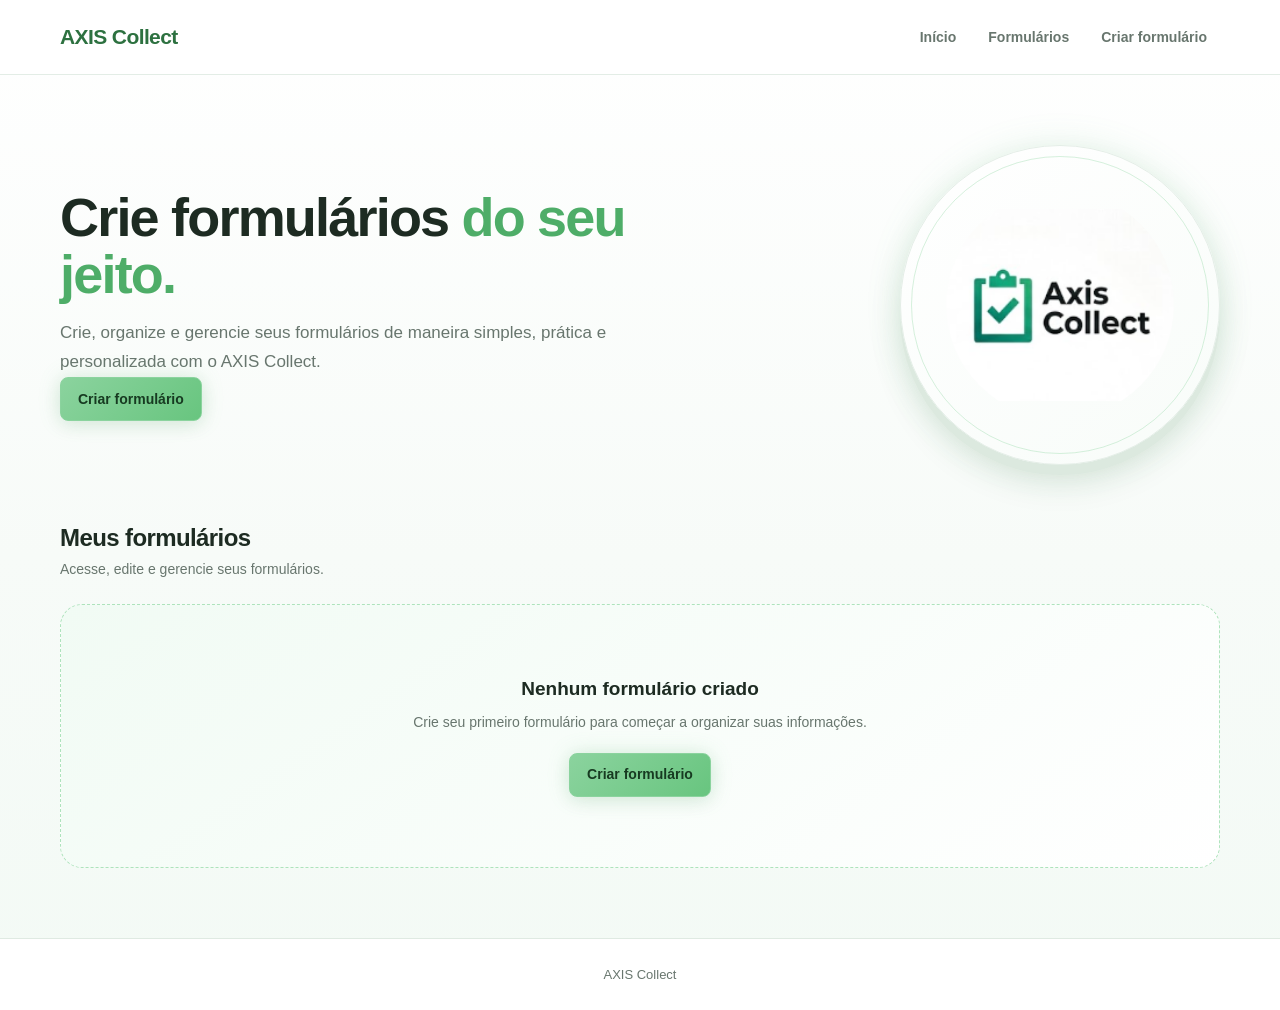
<file: index.html>
<!DOCTYPE html>
<html lang="pt-BR">

<head>

    <meta charset="UTF-8">

    <meta
        name="viewport"
        content="width=device-width, initial-scale=1.0"
    >

    <title>AXIS Collect</title>

    <link
        rel="stylesheet"
        href="style.css"
    >

</head>


<body>


    <!-- ==================================================
         HEADER / NAVEGAÇÃO
         ================================================== -->

    <header>

        <nav>

            <a
                href="index.html"
                class="logo"
            >
                AXIS Collect
            </a>


            <ul class="nav-links">

                <li>
                    <a href="#home">
                        Início
                    </a>
                </li>

                <li>
                    <a href="#forms">
                        Formulários
                    </a>
                </li>

                <li>
                    <a href="create.html">
                        Criar formulário
                    </a>
                </li>

            </ul>

        </nav>

    </header>



    <!-- ==================================================
         HERO
         ================================================== -->

    <section
        class="hero"
        id="home"
    >

        <div class="hero-content">

            <h1>
                Crie formulários
                <span>do seu jeito.</span>
            </h1>


            <p>
                Crie, organize e gerencie seus
                formulários de maneira simples,
                prática e personalizada com o
                AXIS Collect.
            </p>


            <div class="hero-actions">

                <a
                    href="create.html"
                    class="button button-primary"
                >
                    Criar formulário
                </a>

            </div>

        </div>


        <!-- ==================================================
             LOGO
             ================================================== -->

        <div class="hero-logo">

            <!--
                Substitua "logo.png" pelo arquivo
                da logo oficial do AXIS Collect.
            -->

            <img
                src="collectlogo.png"
                alt="Logo do AXIS Collect"
            >

        </div>

    </section>



    <!-- ==================================================
         CONTEÚDO PRINCIPAL
         ================================================== -->

    <main id="forms">


        <!-- ==================================================
             CABEÇALHO DOS FORMULÁRIOS
             ================================================== -->

        <section class="section-header">

            <h2>
                Meus formulários
            </h2>

            <p>
                Acesse, edite e gerencie seus formulários.
            </p>

        </section>



        <!-- ==================================================
             LISTA DE FORMULÁRIOS

             IMPORTANTE:
             O ID "forms-list" é utilizado pelo script.js.
             ================================================== -->

        <section id="forms-list">

            <!--
                O JavaScript preencherá esta área
                automaticamente.
            -->

        </section>


    </main>



    <!-- ==================================================
         FOOTER
         ================================================== -->

    <footer>

        <p>
            AXIS Collect
        </p>

    </footer>



    <!-- ==================================================
         JAVASCRIPT
         ================================================== -->

    <script src="script.js"></script>

</body>

</html>
</file>
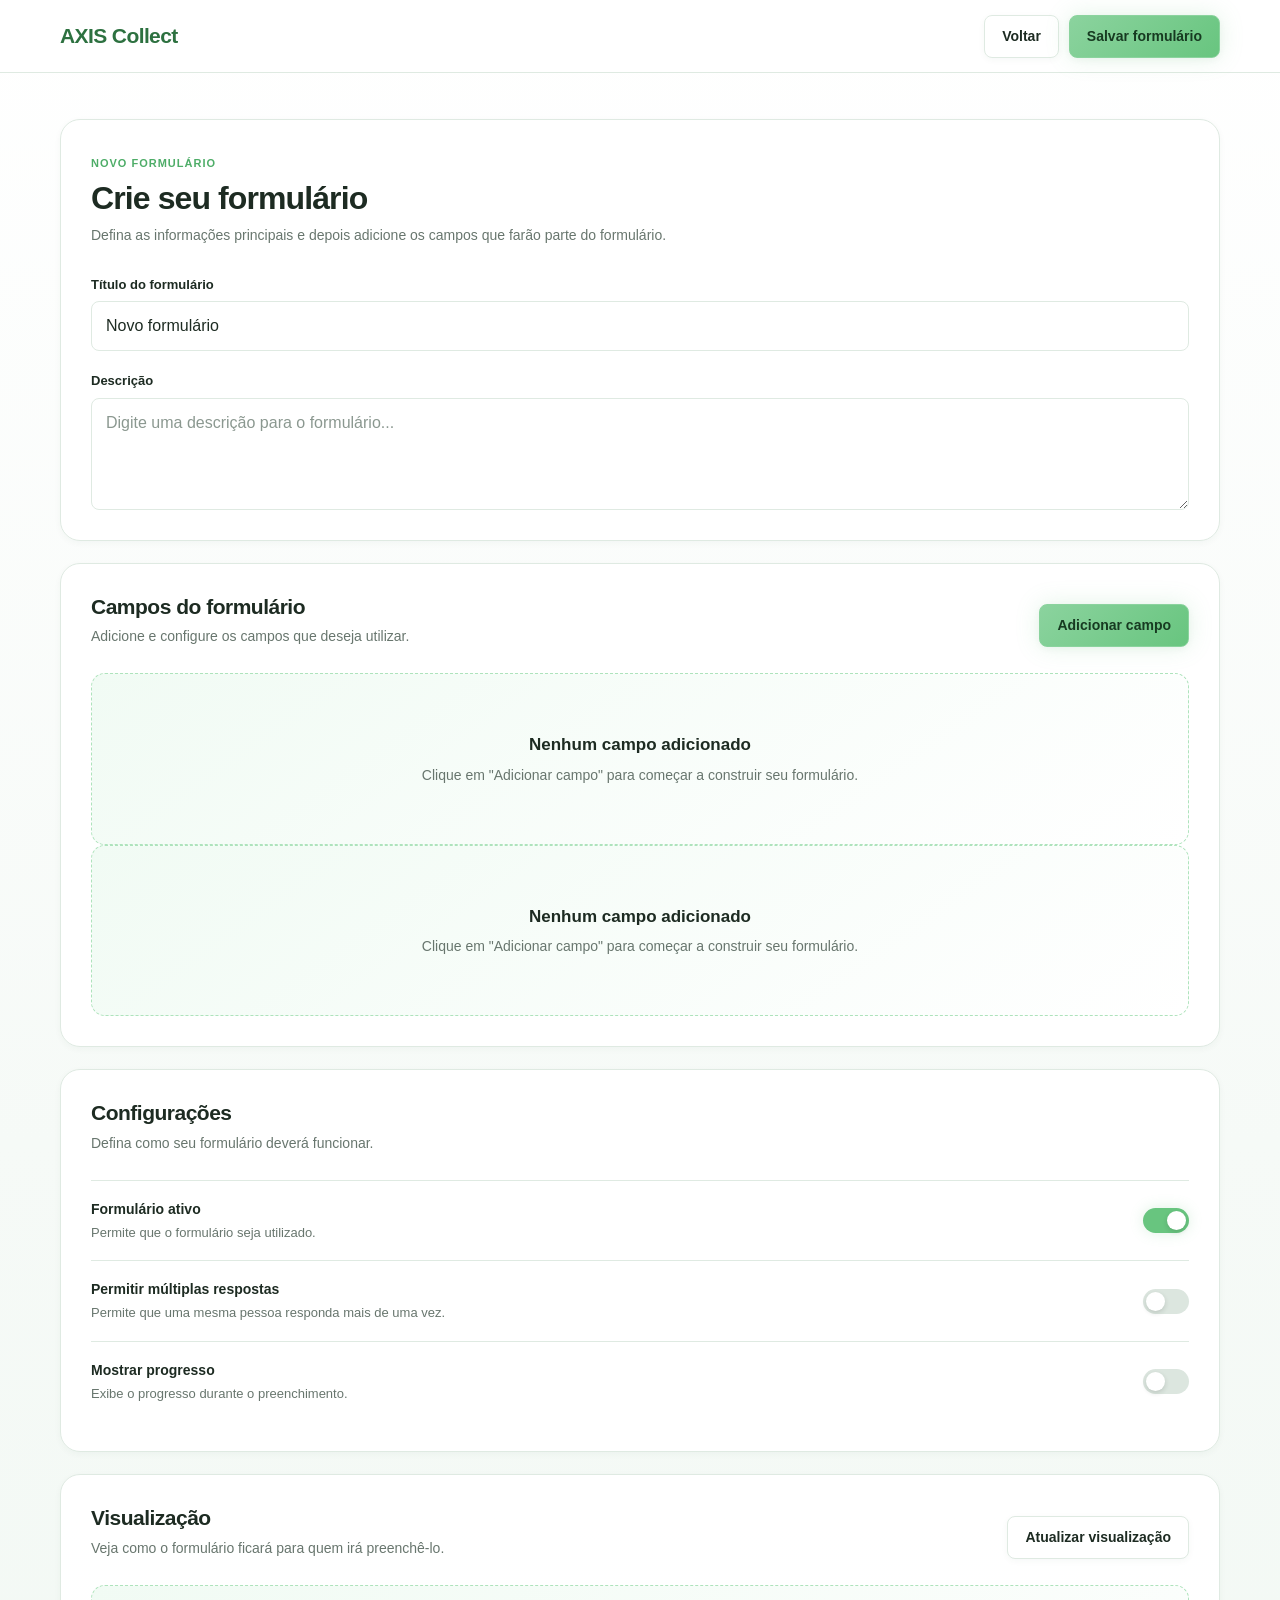
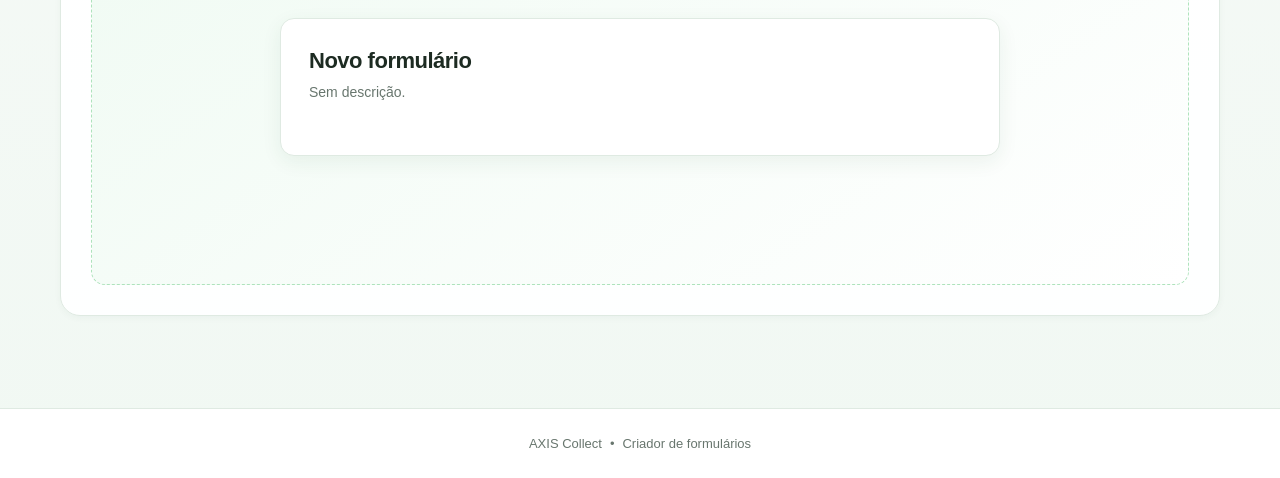
<file: create.html>
<!DOCTYPE html>
<html lang="pt-BR">

<head>

    <meta charset="UTF-8">

    <meta
        name="viewport"
        content="width=device-width, initial-scale=1.0"
    >

    <title>Criar formulário — AXIS Collect</title>

    <link
        rel="stylesheet"
        href="create.css"
    >

</head>


<body>


    <!-- ==================================================
         HEADER
         ================================================== -->

    <header class="create-header">

        <div class="create-header-container">

            <a
                href="index.html"
                class="logo"
            >
                AXIS Collect
            </a>


            <div class="header-actions">

                <a
                    href="index.html"
                    class="button button-secondary"
                >
                    Voltar
                </a>

                <button
                    type="button"
                    id="save-form-button"
                    class="button button-primary"
                >
                    Salvar formulário
                </button>

            </div>

        </div>

    </header>



    <!-- ==================================================
         CONTEÚDO PRINCIPAL
         ================================================== -->

    <main class="create-main">


        <!-- ==================================================
             INFORMAÇÕES DO FORMULÁRIO
             ================================================== -->

        <section class="form-information">

            <div class="section-heading">

                <span class="section-label">
                    Novo formulário
                </span>

                <h1>
                    Crie seu formulário
                </h1>

                <p>
                    Defina as informações principais
                    e depois adicione os campos que
                    farão parte do formulário.
                </p>

            </div>


            <div class="information-fields">


                <!-- Título -->

                <div class="field-group">

                    <label for="form-title">
                        Título do formulário
                    </label>

                    <input
                        type="text"
                        id="form-title"
                        placeholder="Ex.: Pesquisa de satisfação"
                        autocomplete="off"
                    >

                </div>


                <!-- Descrição -->

                <div class="field-group">

                    <label for="form-description">
                        Descrição
                    </label>

                    <textarea
                        id="form-description"
                        placeholder="Digite uma descrição para o formulário..."
                    ></textarea>

                </div>

            </div>

        </section>



        <!-- ==================================================
             CONSTRUTOR
             ================================================== -->

        <section class="form-builder">


            <div class="section-header">

                <div>

                    <h2>
                        Campos do formulário
                    </h2>

                    <p>
                        Adicione e configure os campos
                        que deseja utilizar.
                    </p>

                </div>


                <button
                    type="button"
                    id="add-field-button"
                    class="button button-primary"
                >
                    Adicionar campo
                </button>

            </div>



            <!-- Lista onde o JavaScript adicionará
                 os campos dinamicamente -->

            <div
                id="fields-list"
                class="fields-list"
            >
            </div>



            <!-- Estado vazio -->

            <div
                id="empty-fields"
                class="empty-state"
            >

                <h3>
                    Nenhum campo adicionado
                </h3>

                <p>
                    Clique em "Adicionar campo"
                    para começar a construir
                    seu formulário.
                </p>

            </div>

        </section>



        <!-- ==================================================
             CONFIGURAÇÕES
             ================================================== -->

        <section class="form-settings">

            <div class="section-header">

                <div>

                    <h2>
                        Configurações
                    </h2>

                    <p>
                        Defina como seu formulário
                        deverá funcionar.
                    </p>

                </div>

            </div>


            <div class="settings-grid">


                <!-- Respostas -->

                <div class="setting-item">

                    <div class="setting-content">

                        <h3>
                            Formulário ativo
                        </h3>

                        <p>
                            Permite que o formulário
                            seja utilizado.
                        </p>

                    </div>


                    <label class="switch">

                        <input
                            type="checkbox"
                            id="form-active"
                            checked
                        >

                        <span class="switch-slider"></span>

                    </label>

                </div>



                <!-- Múltiplas respostas -->

                <div class="setting-item">

                    <div class="setting-content">

                        <h3>
                            Permitir múltiplas respostas
                        </h3>

                        <p>
                            Permite que uma mesma pessoa
                            responda mais de uma vez.
                        </p>

                    </div>


                    <label class="switch">

                        <input
                            type="checkbox"
                            id="allow-multiple-responses"
                        >

                        <span class="switch-slider"></span>

                    </label>

                </div>



                <!-- Progresso -->

                <div class="setting-item">

                    <div class="setting-content">

                        <h3>
                            Mostrar progresso
                        </h3>

                        <p>
                            Exibe o progresso durante
                            o preenchimento.
                        </p>

                    </div>


                    <label class="switch">

                        <input
                            type="checkbox"
                            id="show-progress"
                        >

                        <span class="switch-slider"></span>

                    </label>

                </div>

            </div>

        </section>



        <!-- ==================================================
             PREVIEW
             ================================================== -->

        <section class="form-preview">

            <div class="section-header">

                <div>

                    <h2>
                        Visualização
                    </h2>

                    <p>
                        Veja como o formulário ficará
                        para quem irá preenchê-lo.
                    </p>

                </div>


                <button
                    type="button"
                    id="preview-button"
                    class="button button-secondary"
                >
                    Atualizar visualização
                </button>

            </div>



            <div
                id="preview-area"
                class="preview-area"
            >

                <div class="preview-empty">

                    <h3>
                        Pré-visualização
                    </h3>

                    <p>
                        Adicione campos para visualizar
                        seu formulário.
                    </p>

                </div>

            </div>

        </section>


    </main>



    <!-- ==================================================
         FOOTER
         ================================================== -->

    <footer class="create-footer">

        <span>
            AXIS Collect
        </span>

        <span>
            •
        </span>

        <span>
            Criador de formulários
        </span>

    </footer>



    <!-- ==================================================
         JAVASCRIPT
         ================================================== -->

    <script src="create.js"></script>

</body>

</html>
</file>
<file: style.css>
/* =========================================================
   AXIS Collect
   Hub — Style
   ========================================================= */


/* =========================================================
   1. VARIÁVEIS
   ========================================================= */

:root {

    /* Verde principal */
    --green-50: #F1FBF4;
    --green-100: #E4F7E9;
    --green-200: #CDEFD6;
    --green-300: #AEE3BC;
    --green-400: #8BD39E;
    --green-500: #68C57F;
    --green-600: #4EAD68;
    --green-700: #3B9153;
    --green-800: #2D7140;
    --green-900: #20532F;

    /* Base */
    --white: #FFFFFF;
    --background: #F7FBF8;

    /* Texto */
    --text: #1D2B22;
    --text-secondary: #68766E;
    --text-light: #8B9890;

    /* Bordas */
    --border: #DFEAE2;
    --border-light: #EBF2ED;

    /* Estados */
    --danger: #D85C5C;
    --danger-light: #FCEAEA;

    /* Dimensões */
    --content-width: 1160px;

    /* Raios */
    --radius-sm: 8px;
    --radius-md: 14px;
    --radius-lg: 22px;
    --radius-xl: 30px;

    /* Sombras */
    --shadow-xs:
        0 2px 6px rgba(32, 83, 47, 0.04);

    --shadow-sm:
        0 5px 18px rgba(32, 83, 47, 0.07);

    --shadow-md:
        0 12px 35px rgba(32, 83, 47, 0.10);

    --shadow-lg:
        0 20px 55px rgba(32, 83, 47, 0.13);

    /* Neon extremamente sutil */
    --green-glow:
        0 0 22px rgba(104, 197, 127, 0.20);
}


/* =========================================================
   2. RESET
   ========================================================= */

* {
    margin: 0;
    padding: 0;
    box-sizing: border-box;
}


html {
    scroll-behavior: smooth;
}


body {

    min-height: 100vh;

    display: flex;
    flex-direction: column;

    background:
        linear-gradient(
            180deg,
            #FFFFFF 0%,
            var(--background) 55%,
            #F3FAF5 100%
        );

    color: var(--text);

    font-family:
        Inter,
        -apple-system,
        BlinkMacSystemFont,
        "Segoe UI",
        Roboto,
        Arial,
        sans-serif;

    line-height: 1.5;

    -webkit-font-smoothing: antialiased;
}


img {
    display: block;
    max-width: 100%;
}


button,
input,
textarea,
select {
    font: inherit;
}


button {
    cursor: pointer;
}


a {
    color: inherit;
    text-decoration: none;
}


/* =========================================================
   3. HEADER / NAVEGAÇÃO
   ========================================================= */

header {
    position: sticky;

    top: 0;

    z-index: 100;

    background:
        rgba(255, 255, 255, 0.90);

    border-bottom:
        1px solid rgba(223, 234, 226, 0.85);

    backdrop-filter:
        blur(16px);

    -webkit-backdrop-filter:
        blur(16px);
}


nav {

    width: min(
        var(--content-width),
        calc(100% - 48px)
    );

    min-height: 74px;

    margin: 0 auto;

    display: flex;

    align-items: center;
    justify-content: space-between;

    gap: 30px;
}


/* =========================================================
   4. LOGO / MARCA
   ========================================================= */

.logo {

    display: inline-flex;

    align-items: center;

    gap: 10px;

    color: var(--green-800);

    font-size: 21px;

    font-weight: 800;

    letter-spacing: -0.6px;

    transition:
        color 0.2s ease,
        transform 0.2s ease;
}


.logo:hover {

    color: var(--green-600);

    transform: translateY(-1px);
}


/* =========================================================
   5. LINKS DE NAVEGAÇÃO
   ========================================================= */

.nav-links {

    display: flex;

    align-items: center;

    gap: 6px;

    list-style: none;
}


.nav-links a {

    position: relative;

    display: inline-flex;

    align-items: center;

    min-height: 40px;

    padding: 8px 13px;

    border-radius:
        var(--radius-sm);

    color: var(--text-secondary);

    font-size: 14px;

    font-weight: 600;

    transition:
        color 0.2s ease,
        background-color 0.2s ease,
        transform 0.2s ease;
}


.nav-links a:hover {

    color: var(--green-800);

    background:
        var(--green-50);

    transform:
        translateY(-1px);
}


/* =========================================================
   6. BOTÕES
   ========================================================= */

.button {

    display: inline-flex;

    align-items: center;
    justify-content: center;

    min-height: 44px;

    padding: 10px 17px;

    border:
        1px solid transparent;

    border-radius:
        var(--radius-sm);

    font-size: 14px;

    font-weight: 700;

    transition:
        transform 0.2s ease,
        background-color 0.2s ease,
        border-color 0.2s ease,
        box-shadow 0.2s ease;
}


.button-primary {

    background:
        linear-gradient(
            135deg,
            var(--green-400),
            var(--green-500)
        );

    color:
        #173A21;

    border-color:
        var(--green-400);

    box-shadow:
        var(--shadow-sm),
        var(--green-glow);
}


.button-primary:hover {

    background:
        linear-gradient(
            135deg,
            var(--green-500),
            var(--green-600)
        );

    transform:
        translateY(-2px);

    box-shadow:
        var(--shadow-md),
        0 0 25px rgba(104, 197, 127, 0.28);
}


.button-secondary {

    background:
        var(--white);

    color:
        var(--text);

    border-color:
        var(--border);

    box-shadow:
        var(--shadow-xs);
}


.button-secondary:hover {

    background:
        var(--green-50);

    border-color:
        var(--green-300);

    color:
        var(--green-800);

    transform:
        translateY(-1px);
}


/* =========================================================
   7. HERO / ÁREA DE BOAS-VINDAS
   ========================================================= */

.hero {

    width: min(
        var(--content-width),
        calc(100% - 48px)
    );

    min-height: 370px;

    margin: 0 auto;

    padding: 70px 0 58px;

    display: flex;

    align-items: center;
    justify-content: space-between;

    gap: 70px;
}


/* =========================================================
   8. CONTEÚDO DO HERO
   ========================================================= */

.hero-content {

    max-width: 650px;
}


.hero-content h1 {

    margin-bottom: 16px;

    color:
        var(--text);

    font-size:
        clamp(34px, 5vw, 54px);

    line-height:
        1.06;

    letter-spacing:
        -1.8px;
}


.hero-content h1 span {

    color:
        var(--green-600);
}


.hero-content p {

    max-width: 590px;

    color:
        var(--text-secondary);

    font-size:
        17px;

    line-height:
        1.7;
}


/* =========================================================
   9. LOGO 3D
   ========================================================= */

.hero-logo {

    position: relative;

    flex-shrink: 0;

    width: 320px;
    height: 320px;

    display: flex;

    align-items: center;
    justify-content: center;

    background:
        linear-gradient(
            145deg,
            #FFFFFF,
            #F8FCF9
        );

    border:
        1px solid #E4EEE7;

    border-radius:
        50%;

    box-shadow:

        0 10px 0 #DCE9DF,

        0 18px 32px
        rgba(32, 83, 47, 0.13),

        0 0 35px
        rgba(104, 197, 127, 0.15);

    overflow: hidden;

    transform:
        translateY(0);

    transition:
        transform 0.3s ease,
        box-shadow 0.3s ease;
}


.hero-logo::before {

    content: "";

    position: absolute;

    inset: 10px;

    border-radius:
        50%;

    border:
        1px solid rgba(139, 211, 158, 0.35);

    pointer-events: none;
}


.hero-logo::after {

    content: "";

    position: absolute;

    width: 80px;
    height: 80px;

    top: -30px;
    right: -15px;

    background:
        rgba(255, 255, 255, 0.8);

    border-radius:
        50%;

    filter:
        blur(2px);

    pointer-events: none;
}


.hero-logo:hover {

    transform:
        translateY(-6px);

    box-shadow:

        0 12px 0 #DCE9DF,

        0 24px 42px
        rgba(32, 83, 47, 0.16),

        0 0 45px
        rgba(104, 197, 127, 0.23);
}


.hero-logo img {

    position: relative;

    z-index: 2;

    width: 72%;

    height: 72%;

    object-fit: contain;

    border-radius:
        50%;
}


/* =========================================================
   10. ÁREA DE CONTEÚDO
   ========================================================= */

main {

    width: min(
        var(--content-width),
        calc(100% - 48px)
    );

    margin: 0 auto;

    padding-bottom: 70px;

    flex: 1;
}


/* =========================================================
   11. TÍTULOS DE SEÇÃO
   ========================================================= */

.section-header {

    margin-bottom: 24px;
}


.section-header h2 {

    margin-bottom: 6px;

    font-size: 24px;

    line-height: 1.25;

    letter-spacing:
        -0.6px;
}


.section-header p {

    color:
        var(--text-secondary);

    font-size:
        14px;
}


/* =========================================================
   12. LISTA DE FORMULÁRIOS
   ========================================================= */

#forms-list {

    display: grid;

    grid-template-columns:
        repeat(
            auto-fill,
            minmax(270px, 1fr)
        );

    gap: 18px;
}


/* =========================================================
   13. CARD DO FORMULÁRIO
   ========================================================= */

.form-card {

    position: relative;

    min-height: 210px;

    display: flex;

    flex-direction: column;

    justify-content: space-between;

    padding: 22px;

    background:
        var(--white);

    border:
        1px solid var(--border);

    border-radius:
        var(--radius-md);

    box-shadow:
        var(--shadow-xs);

    overflow: hidden;

    transition:
        transform 0.25s ease,
        border-color 0.25s ease,
        box-shadow 0.25s ease;
}


.form-card::before {

    content: "";

    position: absolute;

    top: 0;
    left: 0;

    width: 100%;
    height: 3px;

    background:
        linear-gradient(
            90deg,
            var(--green-300),
            var(--green-500)
        );

    opacity: 0;

    transition:
        opacity 0.25s ease;
}


.form-card:hover {

    transform:
        translateY(-5px);

    border-color:
        var(--green-300);

    box-shadow:
        var(--shadow-md);
}


.form-card:hover::before {

    opacity: 1;
}


/* =========================================================
   14. CONTEÚDO DO CARD
   ========================================================= */

.form-card-label {

    display: inline-block;

    margin-bottom: 10px;

    color:
        var(--green-600);

    font-size:
        11px;

    font-weight:
        800;

    letter-spacing:
        0.8px;

    text-transform:
        uppercase;
}


.form-card h3 {

    margin-bottom: 8px;

    font-size:
        18px;

    line-height:
        1.3;

    letter-spacing:
        -0.3px;
}


.form-card p {

    color:
        var(--text-secondary);

    font-size:
        13px;

    line-height:
        1.6;
}


/* =========================================================
   15. AÇÕES DO CARD
   ========================================================= */

.form-card-actions {

    display: flex;

    align-items: center;

    gap: 9px;

    margin-top: 22px;
}


.form-card-actions .button {

    flex: 1;
}


.delete-form-button {

    min-height: 42px;

    padding:
        9px 13px;

    background:
        var(--white);

    color:
        var(--danger);

    border:
        1px solid #F0D4D4;

    border-radius:
        var(--radius-sm);

    font-size:
        13px;

    font-weight:
        700;

    transition:
        background-color 0.2s ease,
        border-color 0.2s ease,
        transform 0.2s ease;
}


.delete-form-button:hover {

    background:
        var(--danger-light);

    border-color:
        #E7B5B5;

    transform:
        translateY(-1px);
}


/* =========================================================
   16. ESTADO VAZIO
   ========================================================= */

.empty-state {

    grid-column:
        1 / -1;

    padding:
        70px 25px;

    background:
        linear-gradient(
            145deg,
            var(--green-50),
            #FFFFFF
        );

    border:
        1px dashed var(--green-300);

    border-radius:
        var(--radius-lg);

    text-align:
        center;
}


.empty-state-content {

    max-width:
        480px;

    margin:
        0 auto;
}


.empty-state h3 {

    margin-bottom:
        8px;

    font-size:
        19px;
}


.empty-state p {

    margin-bottom:
        20px;

    color:
        var(--text-secondary);

    font-size:
        14px;
}


/* =========================================================
   17. FOOTER
   ========================================================= */

footer {

    padding:
        26px 24px;

    background:
        var(--white);

    border-top:
        1px solid var(--border);

    color:
        var(--text-secondary);

    font-size:
        13px;

    text-align:
        center;
}


/* =========================================================
   18. FOCUS / ACESSIBILIDADE
   ========================================================= */

button:focus-visible,
a:focus-visible {

    outline:
        3px solid var(--green-300);

    outline-offset:
        3px;
}


/* =========================================================
   19. RESPONSIVIDADE
   ========================================================= */

@media (max-width: 850px) {

    .hero {

        gap: 35px;

        padding-top:
            50px;
    }


    .hero-logo {

        width: 180px;
        height: 180px;
    }


    .hero-content h1 {

        font-size:
            clamp(32px, 6vw, 44px);
    }

}


@media (max-width: 700px) {

    nav {

        width:
            calc(100% - 32px);
    }


    .nav-links {

        display: none;
    }


    .hero {

        width:
            calc(100% - 32px);

        flex-direction:
            column;

        align-items:
            flex-start;

        padding:
            45px 0;
    }


    .hero-logo {

        align-self:
            center;

        width:
            190px;

        height:
            190px;
    }


    main {

        width:
            calc(100% - 32px);
    }

}


@media (max-width: 480px) {

    .hero-content h1 {

        font-size:
            34px;
    }


    .hero-content p {

        font-size:
            15px;
    }


    .form-card-actions {

        flex-direction:
            column;

        align-items:
            stretch;
    }


    .form-card-actions .button,
    .delete-form-button {

        width:
            100%;
    }


    #forms-list {

        grid-template-columns:
            1fr;
    }

}
</file>
<file: create.css>
/* =========================================================
   AXIS Collect
   Create — Editor de formulários
   ========================================================= */


/* =========================================================
   1. VARIÁVEIS
   ========================================================= */

:root {

    --green-50: #F1FBF4;
    --green-100: #E4F7E9;
    --green-200: #CDEFD6;
    --green-300: #AEE3BC;
    --green-400: #8BD39E;
    --green-500: #68C57F;
    --green-600: #4EAD68;
    --green-700: #3B9153;
    --green-800: #2D7140;
    --green-900: #20532F;

    --white: #FFFFFF;

    --background: #F6FAF7;

    --text: #1D2B22;
    --text-secondary: #68766E;
    --text-light: #8B9890;

    --border: #DFEAE2;
    --border-light: #EBF2ED;

    --danger: #D85C5C;
    --danger-light: #FCEAEA;

    --content-width: 1160px;

    --radius-sm: 8px;
    --radius-md: 14px;
    --radius-lg: 20px;
    --radius-xl: 28px;

    --shadow-xs:
        0 2px 7px rgba(32, 83, 47, 0.04);

    --shadow-sm:
        0 6px 20px rgba(32, 83, 47, 0.07);

    --shadow-md:
        0 12px 34px rgba(32, 83, 47, 0.10);

    --shadow-lg:
        0 22px 55px rgba(32, 83, 47, 0.13);

    --green-glow:
        0 0 24px rgba(104, 197, 127, 0.18);
}


/* =========================================================
   2. RESET
   ========================================================= */

* {
    margin: 0;
    padding: 0;
    box-sizing: border-box;
}


html {
    scroll-behavior: smooth;
}


body {

    min-height: 100vh;

    display: flex;
    flex-direction: column;

    background:
        linear-gradient(
            180deg,
            #FFFFFF 0%,
            var(--background) 55%,
            #F1F8F3 100%
        );

    color: var(--text);

    font-family:
        Inter,
        -apple-system,
        BlinkMacSystemFont,
        "Segoe UI",
        Roboto,
        Arial,
        sans-serif;

    line-height: 1.5;

    -webkit-font-smoothing: antialiased;
}


a {
    color: inherit;
    text-decoration: none;
}


button,
input,
textarea,
select {
    font: inherit;
}


button {
    cursor: pointer;
}


/* =========================================================
   3. HEADER
   ========================================================= */

.create-header {

    position: sticky;

    top: 0;

    z-index: 100;

    background:
        rgba(255, 255, 255, 0.92);

    border-bottom:
        1px solid var(--border);

    backdrop-filter:
        blur(16px);

    -webkit-backdrop-filter:
        blur(16px);
}


.create-header-container {

    width: min(
        var(--content-width),
        calc(100% - 48px)
    );

    min-height: 72px;

    margin: 0 auto;

    display: flex;

    align-items: center;
    justify-content: space-between;

    gap: 24px;
}


/* =========================================================
   4. LOGO
   ========================================================= */

.logo {

    color:
        var(--green-800);

    font-size:
        21px;

    font-weight:
        800;

    letter-spacing:
        -0.6px;

    transition:
        color 0.2s ease,
        transform 0.2s ease;
}


.logo:hover {

    color:
        var(--green-600);

    transform:
        translateY(-1px);
}


/* =========================================================
   5. AÇÕES DO HEADER
   ========================================================= */

.header-actions {

    display: flex;

    align-items: center;

    gap: 10px;
}


/* =========================================================
   6. BOTÕES
   ========================================================= */

.button {

    display: inline-flex;

    align-items: center;
    justify-content: center;

    min-height: 43px;

    padding: 10px 17px;

    border:
        1px solid transparent;

    border-radius:
        var(--radius-sm);

    font-size:
        14px;

    font-weight:
        700;

    transition:
        transform 0.2s ease,
        background-color 0.2s ease,
        border-color 0.2s ease,
        box-shadow 0.2s ease;
}


.button-primary {

    background:
        linear-gradient(
            135deg,
            var(--green-400),
            var(--green-500)
        );

    color:
        #173A21;

    border-color:
        var(--green-400);

    box-shadow:
        var(--shadow-xs),
        var(--green-glow);
}


.button-primary:hover {

    background:
        linear-gradient(
            135deg,
            var(--green-500),
            var(--green-600)
        );

    transform:
        translateY(-2px);

    box-shadow:
        var(--shadow-md),
        0 0 25px rgba(104, 197, 127, 0.25);
}


.button-secondary {

    background:
        var(--white);

    color:
        var(--text);

    border-color:
        var(--border);

    box-shadow:
        var(--shadow-xs);
}


.button-secondary:hover {

    background:
        var(--green-50);

    color:
        var(--green-800);

    border-color:
        var(--green-300);

    transform:
        translateY(-1px);
}


/* =========================================================
   7. ÁREA PRINCIPAL
   ========================================================= */

.create-main {

    width: min(
        var(--content-width),
        calc(100% - 48px)
    );

    flex: 1;

    margin:
        0 auto;

    padding:
        46px 0 70px;
}


/* =========================================================
   8. SEÇÕES PRINCIPAIS
   ========================================================= */

.form-information,
.form-builder,
.form-settings,
.form-preview {

    margin-bottom:
        22px;

    padding:
        30px;

    background:
        rgba(255, 255, 255, 0.96);

    border:
        1px solid var(--border);

    border-radius:
        var(--radius-lg);

    box-shadow:
        var(--shadow-xs);

    transition:
        border-color 0.2s ease,
        box-shadow 0.2s ease;
}


.form-information:hover,
.form-builder:hover,
.form-settings:hover,
.form-preview:hover {

    border-color:
        var(--green-200);

    box-shadow:
        var(--shadow-sm);
}


/* =========================================================
   9. TÍTULOS
   ========================================================= */

.section-heading {

    margin-bottom:
        28px;
}


.section-label {

    display:
        inline-block;

    margin-bottom:
        8px;

    color:
        var(--green-600);

    font-size:
        11px;

    font-weight:
        800;

    letter-spacing:
        1px;

    text-transform:
        uppercase;
}


.section-heading h1 {

    margin-bottom:
        8px;

    font-size:
        32px;

    line-height:
        1.15;

    letter-spacing:
        -0.9px;
}


.section-heading p,
.section-header p {

    color:
        var(--text-secondary);

    font-size:
        14px;

    line-height:
        1.6;
}


/* =========================================================
   10. CABEÇALHO DAS SEÇÕES
   ========================================================= */

.section-header {

    display:
        flex;

    align-items:
        flex-end;

    justify-content:
        space-between;

    gap:
        24px;

    margin-bottom:
        26px;
}


.section-header h2 {

    margin-bottom:
        5px;

    font-size:
        21px;

    line-height:
        1.25;

    letter-spacing:
        -0.5px;
}


/* =========================================================
   11. CAMPOS DE INFORMAÇÃO
   ========================================================= */

.information-fields {

    display:
        flex;

    flex-direction:
        column;

    gap:
        20px;
}


.field-group {

    display:
        flex;

    flex-direction:
        column;

    gap:
        7px;
}


.field-group label {

    color:
        var(--text);

    font-size:
        13px;

    font-weight:
        700;
}


.field-group input,
.field-group textarea,
.field-group select {

    width:
        100%;

    padding:
        12px 14px;

    background:
        var(--white);

    color:
        var(--text);

    border:
        1px solid var(--border);

    border-radius:
        var(--radius-sm);

    outline:
        none;

    transition:
        border-color 0.2s ease,
        box-shadow 0.2s ease,
        background-color 0.2s ease;
}


.field-group textarea {

    min-height:
        112px;

    resize:
        vertical;
}


.field-group input::placeholder,
.field-group textarea::placeholder {

    color:
        var(--text-light);
}


.field-group input:hover,
.field-group textarea:hover,
.field-group select:hover {

    border-color:
        var(--green-300);
}


.field-group input:focus,
.field-group textarea:focus,
.field-group select:focus {

    border-color:
        var(--green-500);

    box-shadow:
        0 0 0 3px var(--green-100);
}


/* =========================================================
   12. LISTA DE CAMPOS
   ========================================================= */

.fields-list {

    display:
        flex;

    flex-direction:
        column;

    gap:
        15px;
}


/* =========================================================
   13. EDITOR DE CAMPO
   ========================================================= */

.field-editor {

    position:
        relative;

    background:
        linear-gradient(
            145deg,
            #FFFFFF,
            #FBFEFC
        );

    border:
        1px solid var(--border);

    border-radius:
        var(--radius-md);

    box-shadow:
        var(--shadow-xs);

    overflow:
        hidden;

    transition:
        border-color 0.2s ease,
        box-shadow 0.2s ease,
        transform 0.2s ease;
}


.field-editor:hover {

    border-color:
        var(--green-300);

    box-shadow:
        var(--shadow-sm);

    transform:
        translateY(-1px);
}


/* =========================================================
   14. CABEÇALHO DO CAMPO
   ========================================================= */

.field-editor-header {

    min-height:
        50px;

    display:
        flex;

    align-items:
        center;

    justify-content:
        space-between;

    padding:
        12px 16px;

    background:
        var(--green-50);

    border-bottom:
        1px solid var(--border-light);

    color:
        var(--green-800);

    font-size:
        12px;

    font-weight:
        800;

    letter-spacing:
        0.5px;

    text-transform:
        uppercase;
}


.delete-field-button {

    min-height:
        32px;

    padding:
        6px 10px;

    background:
        transparent;

    color:
        var(--danger);

    border:
        1px solid transparent;

    border-radius:
        7px;

    font-size:
        12px;

    font-weight:
        700;

    transition:
        background-color 0.2s ease,
        border-color 0.2s ease;
}


.delete-field-button:hover {

    background:
        var(--danger-light);

    border-color:
        #F0D0D0;
}


/* =========================================================
   15. CORPO DO EDITOR
   ========================================================= */

.field-editor-body {

    display:
        grid;

    grid-template-columns:
        1.4fr 0.8fr;

    gap:
        18px;

    padding:
        20px;
}


.field-editor-body
.field-group:first-child {

    grid-column:
        1 / -1;
}


.field-editor-body
.field-group:nth-child(3) {

    grid-column:
        1 / -1;
}


/* =========================================================
   16. CAMPO OBRIGATÓRIO
   ========================================================= */

.field-required {

    grid-column:
        1 / -1;

    display:
        inline-flex;

    align-items:
        center;

    gap:
        8px;

    width:
        fit-content;

    padding:
        8px 10px;

    color:
        var(--text-secondary);

    background:
        var(--green-50);

    border:
        1px solid var(--green-100);

    border-radius:
        var(--radius-sm);

    font-size:
        12px;

    font-weight:
        650;

    cursor:
        pointer;
}


.field-required input {

    width:
        16px;

    height:
        16px;

    accent-color:
        var(--green-600);

    cursor:
        pointer;
}


/* =========================================================
   17. ESTADO VAZIO
   ========================================================= */

.empty-state {

    padding:
        58px 28px;

    background:
        linear-gradient(
            145deg,
            var(--green-50),
            #FFFFFF
        );

    border:
        1px dashed var(--green-300);

    border-radius:
        var(--radius-md);

    text-align:
        center;
}


.empty-state h3 {

    margin-bottom:
        7px;

    font-size:
        17px;
}


.empty-state p {

    max-width:
        500px;

    margin:
        0 auto;

    color:
        var(--text-secondary);

    font-size:
        14px;
}


/* =========================================================
   18. CONFIGURAÇÕES
   ========================================================= */

.settings-grid {

    display:
        flex;

    flex-direction:
        column;

    border-top:
        1px solid var(--border);
}


.setting-item {

    min-height:
        78px;

    display:
        flex;

    align-items:
        center;

    justify-content:
        space-between;

    gap:
        24px;

    padding:
        18px 0;

    border-bottom:
        1px solid var(--border);
}


.setting-item:last-child {

    border-bottom:
        none;
}


.setting-content h3 {

    margin-bottom:
        3px;

    font-size:
        14px;

    font-weight:
        700;
}


.setting-content p {

    color:
        var(--text-secondary);

    font-size:
        13px;
}


/* =========================================================
   19. SWITCH
   ========================================================= */

.switch {

    position:
        relative;

    display:
        inline-flex;

    flex-shrink:
        0;

    width:
        46px;

    height:
        25px;
}


.switch input {

    position:
        absolute;

    width:
        1px;

    height:
        1px;

    opacity:
        0;
}


.switch-slider {

    position:
        absolute;

    inset:
        0;

    background:
        #DCE6DF;

    border-radius:
        999px;

    cursor:
        pointer;

    transition:
        background-color 0.2s ease,
        box-shadow 0.2s ease;
}


.switch-slider::before {

    content:
        "";

    position:
        absolute;

    width:
        19px;

    height:
        19px;

    left:
        3px;

    top:
        3px;

    background:
        var(--white);

    border-radius:
        50%;

    box-shadow:
        0 2px 5px rgba(31, 45, 36, 0.16);

    transition:
        transform 0.2s ease;
}


.switch input:checked + .switch-slider {

    background:
        var(--green-500);

    box-shadow:
        0 0 14px rgba(104, 197, 127, 0.22);
}


.switch input:checked + .switch-slider::before {

    transform:
        translateX(21px);
}


/* =========================================================
   20. PREVIEW
   ========================================================= */

.preview-area {

    min-height:
        300px;

    padding:
        32px;

    background:
        linear-gradient(
            145deg,
            var(--green-50),
            #FFFFFF
        );

    border:
        1px dashed var(--green-300);

    border-radius:
        var(--radius-md);
}


/* =========================================================
   21. PREVIEW — FORMULÁRIO
   ========================================================= */

.preview-form {

    max-width:
        720px;

    margin:
        0 auto;

    padding:
        28px;

    background:
        var(--white);

    border:
        1px solid var(--border);

    border-radius:
        var(--radius-md);

    box-shadow:
        var(--shadow-sm);
}


.preview-form h3 {

    margin-bottom:
        7px;

    color:
        var(--text);

    font-size:
        22px;

    line-height:
        1.25;

    letter-spacing:
        -0.5px;
}


.preview-form > p {

    margin-bottom:
        24px;

    color:
        var(--text-secondary);

    font-size:
        14px;
}


.preview-field {

    display:
        flex;

    flex-direction:
        column;

    gap:
        7px;

    margin-bottom:
        18px;
}


.preview-field:last-child {

    margin-bottom:
        0;
}


.preview-field label {

    color:
        var(--text);

    font-size:
        13px;

    font-weight:
        700;
}


.preview-field input,
.preview-field textarea,
.preview-field select {

    width:
        100%;

    min-height:
        43px;

    padding:
        10px 12px;

    background:
        #FAFCFB;

    color:
        var(--text-secondary);

    border:
        1px solid var(--border);

    border-radius:
        var(--radius-sm);

    outline:
        none;
}


.preview-field textarea {

    min-height:
        90px;

    resize:
        none;
}


/* =========================================================
   22. PREVIEW VAZIO
   ========================================================= */

.preview-empty {

    min-height:
        225px;

    display:
        flex;

    flex-direction:
        column;

    align-items:
        center;

    justify-content:
        center;

    text-align:
        center;
}


.preview-empty h3 {

    margin-bottom:
        7px;

    font-size:
        17px;
}


.preview-empty p {

    color:
        var(--text-secondary);

    font-size:
        14px;
}


/* =========================================================
   23. FOOTER
   ========================================================= */

.create-footer {

    min-height:
        70px;

    display:
        flex;

    align-items:
        center;

    justify-content:
        center;

    gap:
        8px;

    background:
        var(--white);

    border-top:
        1px solid var(--border);

    color:
        var(--text-secondary);

    font-size:
        13px;
}


/* =========================================================
   24. ACESSIBILIDADE
   ========================================================= */

.button:focus-visible,
.logo:focus-visible,
input:focus-visible,
textarea:focus-visible,
select:focus-visible {

    outline:
        3px solid var(--green-300);

    outline-offset:
        2px;
}


/* =========================================================
   25. RESPONSIVIDADE
   ========================================================= */

@media (max-width: 850px) {

    .create-main {

        width:
            calc(100% - 36px);
    }


    .create-header-container {

        width:
            calc(100% - 36px);
    }


    .field-editor-body {

        grid-template-columns:
            1fr;
    }


    .field-editor-body
    .field-group:first-child,
    .field-editor-body
    .field-group:nth-child(3) {

        grid-column:
            auto;
    }


    .field-required {

        grid-column:
            auto;
    }

}


@media (max-width: 650px) {

    .create-header-container {

        min-height:
            66px;
    }


    .header-actions {

        gap:
            7px;
    }


    .header-actions .button {

        padding:
            9px 12px;

        font-size:
            13px;
    }


    .create-main {

        width:
            calc(100% - 28px);

        padding-top:
            30px;
    }


    .form-information,
    .form-builder,
    .form-settings,
    .form-preview {

        padding:
            21px;

        border-radius:
            var(--radius-md);
    }


    .section-header {

        align-items:
            flex-start;

        flex-direction:
            column;
    }


    .section-header .button {

        width:
            100%;
    }


    .section-heading h1 {

        font-size:
            28px;
    }


    .preview-area {

        padding:
            18px;
    }


    .preview-form {

        padding:
            20px;
    }

}


@media (max-width: 480px) {

    .create-header-container {

        align-items:
            flex-start;

        flex-direction:
            column;

        padding:
            14px 0;
    }


    .header-actions {

        width:
            100%;
    }


    .header-actions .button {

        flex:
            1;
    }


    .form-information,
    .form-builder,
    .form-settings,
    .form-preview {

        padding:
            17px;
    }


    .field-editor-body {

        padding:
            16px;
    }


    .field-editor-header {

        padding:
            11px 13px;
    }


    .setting-item {

        align-items:
            flex-start;
    }


    .preview-form h3 {

        font-size:
            19px;
    }

}
</file>
